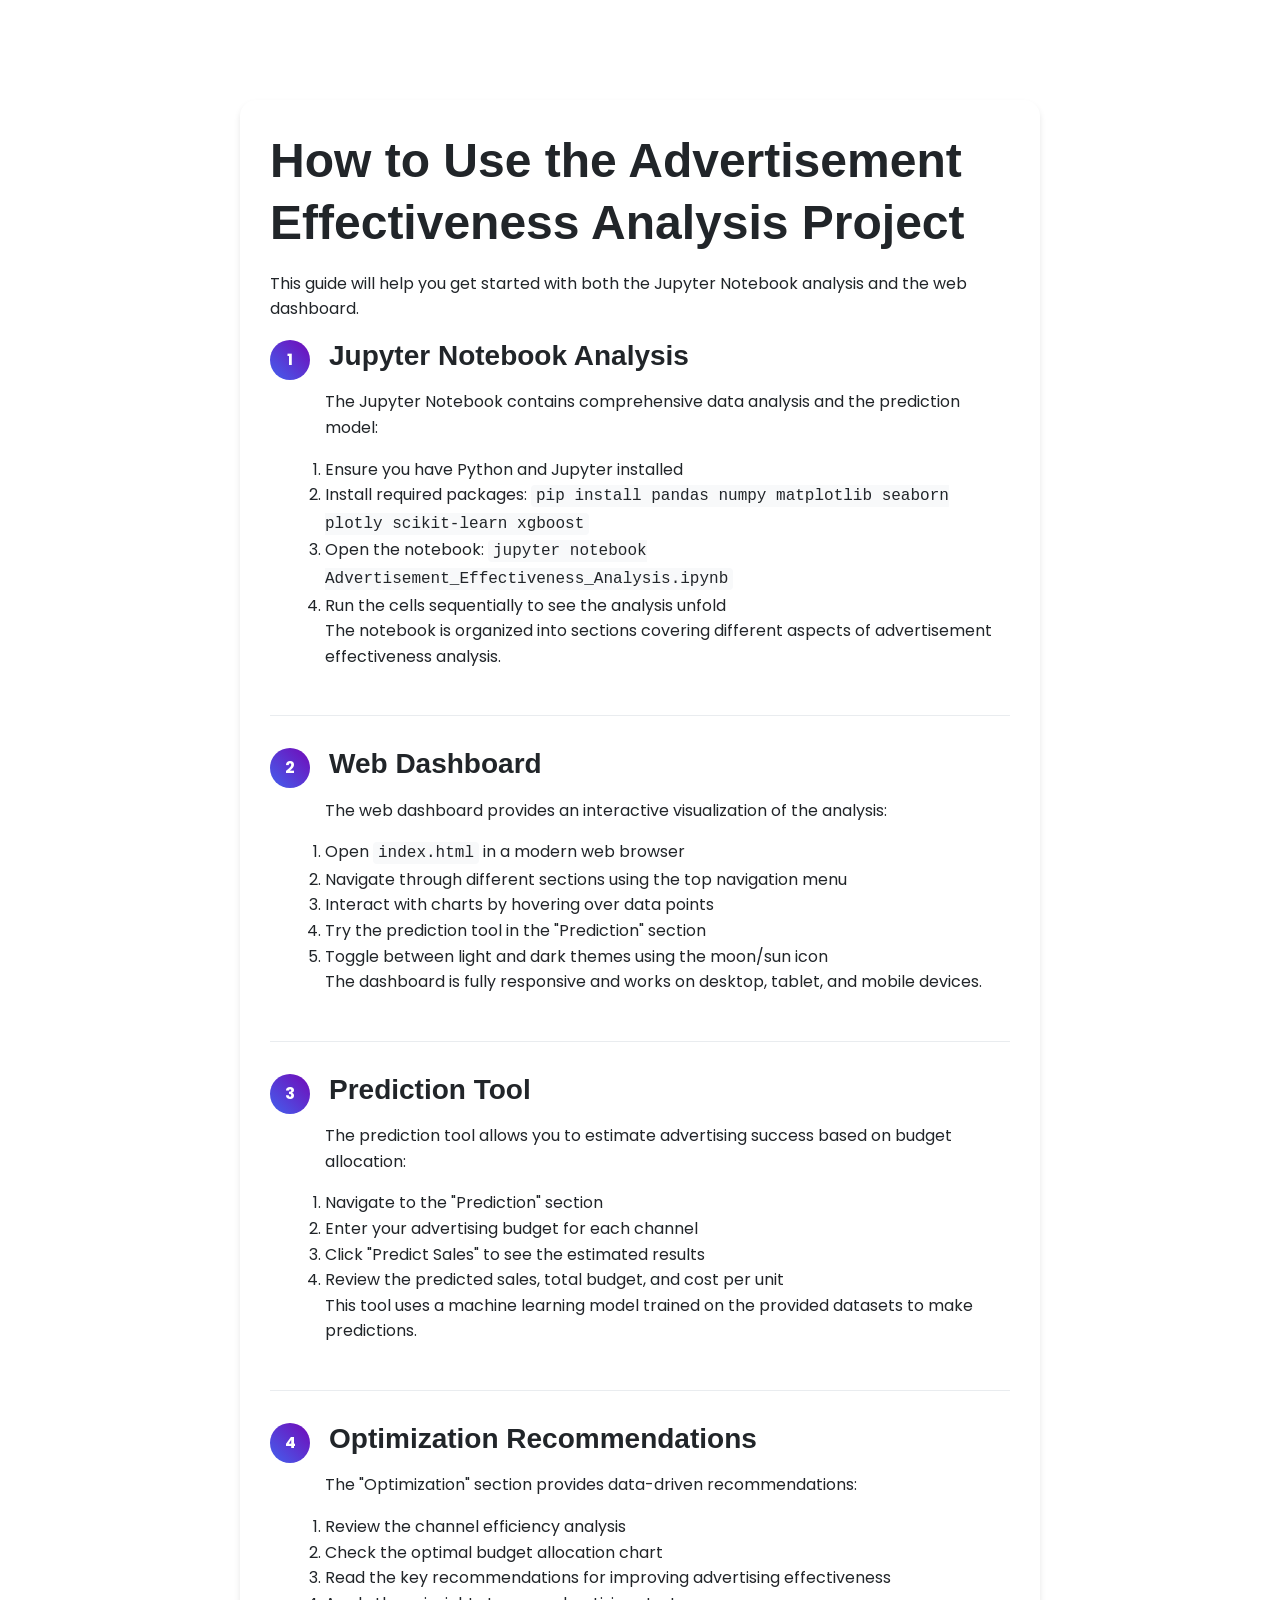
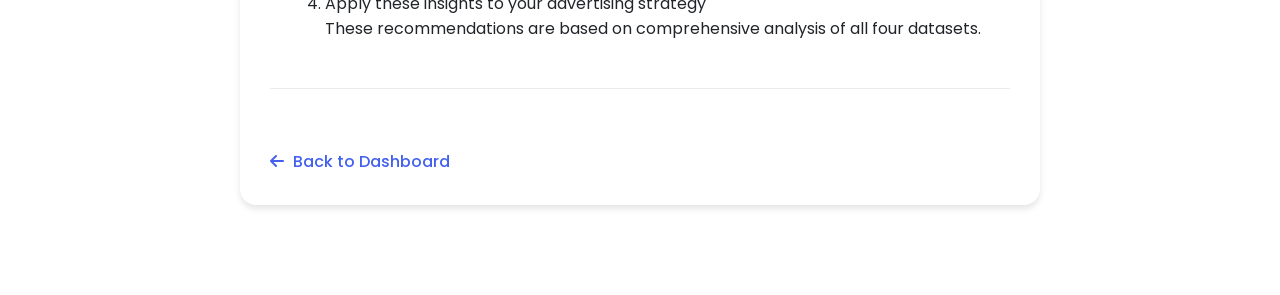
<file: how-to-use.html>
<!DOCTYPE html>
<html lang="en">
<head>
    <meta charset="UTF-8">
    <meta name="viewport" content="width=device-width, initial-scale=1.0">
    <title>How to Use - Advertisement Effectiveness Analysis</title>
    <link rel="stylesheet" href="styles.css">
    <link rel="stylesheet" href="https://cdnjs.cloudflare.com/ajax/libs/font-awesome/6.4.0/css/all.min.css">
    <link href="https://fonts.googleapis.com/css2?family=Poppins:wght@300;400;500;600;700&display=swap" rel="stylesheet">
    <style>
        .container {
            max-width: 800px;
            margin: 100px auto;
            padding: 30px;
            background-color: var(--bg-primary);
            border-radius: var(--border-radius-lg);
            box-shadow: var(--shadow-md);
        }
        
        .step {
            margin-bottom: 30px;
            padding-bottom: 30px;
            border-bottom: 1px solid var(--border-color);
        }
        
        .step:last-child {
            border-bottom: none;
        }
        
        .step-number {
            display: inline-block;
            width: 40px;
            height: 40px;
            background: linear-gradient(45deg, var(--primary-color), var(--accent-color));
            color: white;
            border-radius: 50%;
            text-align: center;
            line-height: 40px;
            margin-right: 15px;
            font-weight: bold;
        }
        
        .step h3 {
            display: inline-block;
            margin-bottom: 15px;
        }
        
        .step-content {
            margin-left: 55px;
        }
        
        code {
            background-color: var(--bg-secondary);
            padding: 2px 5px;
            border-radius: var(--border-radius-sm);
            font-family: monospace;
        }
        
        .back-link {
            display: inline-block;
            margin-top: 30px;
            color: var(--primary-color);
            text-decoration: none;
            font-weight: 500;
        }
        
        .back-link i {
            margin-right: 5px;
        }
    </style>
</head>
<body>
    <div class="container">
        <h1>How to Use the Advertisement Effectiveness Analysis Project</h1>
        <p>This guide will help you get started with both the Jupyter Notebook analysis and the web dashboard.</p>
        
        <div class="step">
            <span class="step-number">1</span>
            <h3>Jupyter Notebook Analysis</h3>
            <div class="step-content">
                <p>The Jupyter Notebook contains comprehensive data analysis and the prediction model:</p>
                <ol>
                    <li>Ensure you have Python and Jupyter installed</li>
                    <li>Install required packages: <code>pip install pandas numpy matplotlib seaborn plotly scikit-learn xgboost</code></li>
                    <li>Open the notebook: <code>jupyter notebook Advertisement_Effectiveness_Analysis.ipynb</code></li>
                    <li>Run the cells sequentially to see the analysis unfold</li>
                </ol>
                <p>The notebook is organized into sections covering different aspects of advertisement effectiveness analysis.</p>
            </div>
        </div>
        
        <div class="step">
            <span class="step-number">2</span>
            <h3>Web Dashboard</h3>
            <div class="step-content">
                <p>The web dashboard provides an interactive visualization of the analysis:</p>
                <ol>
                    <li>Open <code>index.html</code> in a modern web browser</li>
                    <li>Navigate through different sections using the top navigation menu</li>
                    <li>Interact with charts by hovering over data points</li>
                    <li>Try the prediction tool in the "Prediction" section</li>
                    <li>Toggle between light and dark themes using the moon/sun icon</li>
                </ol>
                <p>The dashboard is fully responsive and works on desktop, tablet, and mobile devices.</p>
            </div>
        </div>
        
        <div class="step">
            <span class="step-number">3</span>
            <h3>Prediction Tool</h3>
            <div class="step-content">
                <p>The prediction tool allows you to estimate advertising success based on budget allocation:</p>
                <ol>
                    <li>Navigate to the "Prediction" section</li>
                    <li>Enter your advertising budget for each channel</li>
                    <li>Click "Predict Sales" to see the estimated results</li>
                    <li>Review the predicted sales, total budget, and cost per unit</li>
                </ol>
                <p>This tool uses a machine learning model trained on the provided datasets to make predictions.</p>
            </div>
        </div>
        
        <div class="step">
            <span class="step-number">4</span>
            <h3>Optimization Recommendations</h3>
            <div class="step-content">
                <p>The "Optimization" section provides data-driven recommendations:</p>
                <ol>
                    <li>Review the channel efficiency analysis</li>
                    <li>Check the optimal budget allocation chart</li>
                    <li>Read the key recommendations for improving advertising effectiveness</li>
                    <li>Apply these insights to your advertising strategy</li>
                </ol>
                <p>These recommendations are based on comprehensive analysis of all four datasets.</p>
            </div>
        </div>
        
        <a href="index.html" class="back-link"><i class="fas fa-arrow-left"></i> Back to Dashboard</a>
    </div>
</body>
</html>
</file>
<file: styles.css>
/* ===== Base Styles ===== */
:root {
    /* Main Colors */
    --primary-color: #4361ee;
    --primary-color-rgb: 67, 97, 238;
    --secondary-color: #3a0ca3;
    --accent-color: #7209b7;
    --success-color: #4caf50;
    --warning-color: #ff9800;
    --danger-color: #f44336;
    --light-color: #f8f9fa;
    --dark-color: #212529;
    
    /* Background Colors */
    --bg-primary: #ffffff;
    --bg-secondary: #f8f9fa;
    --bg-dark: #1a1a2e;
    
    /* Text Colors */
    --text-primary: #212529;
    --text-secondary: #6c757d;
    --text-light: #f8f9fa;
    
    /* Border Colors */
    --border-color: #e9ecef;
    
    /* Chart Colors */
    --chart-color-1: #4361ee;
    --chart-color-2: #3a0ca3;
    --chart-color-3: #7209b7;
    --chart-color-4: #f72585;
    --chart-color-5: #4cc9f0;
    --chart-color-6: #4caf50;
    --chart-color-7: #ff9800;
    --chart-color-8: #f44336;
    
    /* Shadows */
    --shadow-sm: 0 2px 4px rgba(0, 0, 0, 0.05);
    --shadow-md: 0 4px 6px rgba(0, 0, 0, 0.1);
    --shadow-lg: 0 10px 15px rgba(0, 0, 0, 0.1);
    
    /* Transitions */
    --transition-fast: 0.3s ease;
    --transition-normal: 0.5s ease;
    --transition-slow: 0.8s ease;
    
    /* Spacing */
    --spacing-xs: 0.25rem;
    --spacing-sm: 0.5rem;
    --spacing-md: 1rem;
    --spacing-lg: 1.5rem;
    --spacing-xl: 2rem;
    --spacing-xxl: 3rem;
    
    /* Border Radius */
    --border-radius-sm: 0.25rem;
    --border-radius-md: 0.5rem;
    --border-radius-lg: 1rem;
    --border-radius-xl: 2rem;
    --border-radius-circle: 50%;
}

/* Dark Theme Variables */
.dark-theme {
    --bg-primary: #121212;
    --bg-secondary: #1e1e1e;
    --text-primary: #f8f9fa;
    --text-secondary: #adb5bd;
    --border-color: #2d2d2d;
    --shadow-sm: 0 2px 4px rgba(0, 0, 0, 0.2);
    --shadow-md: 0 4px 6px rgba(0, 0, 0, 0.3);
    --shadow-lg: 0 10px 15px rgba(0, 0, 0, 0.3);
    --primary-color-rgb: 67, 97, 238; /* Keep the same RGB values for consistency */
}

* {
    margin: 0;
    padding: 0;
    box-sizing: border-box;
}

html {
    scroll-behavior: smooth;
    font-size: 16px;
}

body {
    font-family: 'Poppins', sans-serif;
    background-color: var(--bg-primary);
    color: var(--text-primary);
    line-height: 1.6;
    overflow-x: hidden;
    transition: background-color var(--transition-normal), color var(--transition-normal);
}

h1, h2, h3, h4, h5, h6 {
    font-family: 'Montserrat', sans-serif;
    font-weight: 600;
    line-height: 1.3;
    margin-bottom: var(--spacing-md);
}

h1 {
    font-size: 3rem;
}

h2 {
    font-size: 2.5rem;
}

h3 {
    font-size: 1.75rem;
}

h4 {
    font-size: 1.25rem;
}

p {
    margin-bottom: var(--spacing-md);
}

a {
    color: var(--primary-color);
    text-decoration: none;
    transition: color var(--transition-fast);
}

a:hover {
    color: var(--secondary-color);
}

img {
    max-width: 100%;
    height: auto;
}

.btn {
    display: inline-block;
    padding: 0.75rem 1.5rem;
    border-radius: var(--border-radius-md);
    font-weight: 500;
    text-align: center;
    cursor: pointer;
    transition: all var(--transition-fast);
    border: none;
    outline: none;
}

.btn-primary {
    background-color: var(--primary-color);
    color: white;
}

.btn-primary:hover {
    background-color: var(--secondary-color);
    color: white;
    transform: translateY(-3px);
    box-shadow: var(--shadow-md);
}

.btn-primary.clicked {
    transform: translateY(0);
    background-color: var(--accent-color);
    transition: background-color 0.1s, transform 0.1s;
}

.btn-secondary {
    background-color: transparent;
    color: var(--primary-color);
    border: 2px solid var(--primary-color);
}

.btn-secondary:hover {
    background-color: var(--primary-color);
    color: white;
    transform: translateY(-3px);
    box-shadow: var(--shadow-md);
}

.section {
    padding: var(--spacing-xxl) 0;
    position: relative;
}

.section:nth-child(even) {
    background-color: var(--bg-secondary);
}

.section-header {
    text-align: center;
    max-width: 800px;
    margin: 0 auto var(--spacing-xxl);
}

.section-header h2 {
    position: relative;
    display: inline-block;
    margin-bottom: var(--spacing-md);
}

.section-header h2::after {
    content: '';
    position: absolute;
    bottom: -10px;
    left: 50%;
    transform: translateX(-50%);
    width: 80px;
    height: 4px;
    background: linear-gradient(90deg, var(--primary-color), var(--accent-color));
    border-radius: var(--border-radius-md);
}

.section-header p {
    color: var(--text-secondary);
    font-size: 1.1rem;
}

.container {
    width: 100%;
    max-width: 1200px;
    margin: 0 auto;
    padding: 0 var(--spacing-lg);
}

.chart-wrapper {
    position: relative;
    margin: auto;
    height: 300px;
    background-color: var(--bg-primary);
    border-radius: var(--border-radius-md);
    box-shadow: var(--shadow-sm);
    padding: var(--spacing-md);
    margin-bottom: var(--spacing-md);
    transition: transform var(--transition-fast), box-shadow var(--transition-fast);
}

.chart-wrapper:hover {
    transform: translateY(-5px);
    box-shadow: var(--shadow-md);
}

.chart-description {
    padding: var(--spacing-md);
    background-color: rgba(var(--primary-color-rgb), 0.05);
    border-radius: var(--border-radius-md);
    margin-top: var(--spacing-md);
}

.chart-description p {
    font-size: 0.9rem;
    color: var(--text-secondary);
    margin-bottom: 0;
}

.full-width {
    grid-column: 1 / -1;
}

.positive {
    color: var(--success-color);
}

.negative {
    color: var(--danger-color);
}

/* ===== Preloader ===== */
.preloader {
    position: fixed;
    top: 0;
    left: 0;
    width: 100%;
    height: 100%;
    background-color: var(--bg-primary);
    display: flex;
    justify-content: center;
    align-items: center;
    z-index: 9999;
    transition: opacity 0.5s ease, visibility 0.5s ease;
}

.preloader.hidden {
    opacity: 0;
    visibility: hidden;
}

.loader {
    display: flex;
    flex-direction: column;
    align-items: center;
}

.loader svg {
    width: 100px;
    height: 100px;
    transform-origin: center;
    animation: rotate 2s linear infinite;
}

#loader-circle {
    fill: none;
    stroke: var(--primary-color);
    stroke-width: 4;
    stroke-dasharray: 200;
    stroke-dashoffset: 200;
    animation: dash 2s ease-in-out infinite;
}

.loader-text {
    margin-top: var(--spacing-md);
    font-size: 1.2rem;
    color: var(--primary-color);
    letter-spacing: 2px;
    animation: pulse 1.5s ease-in-out infinite;
}

@keyframes rotate {
    100% {
        transform: rotate(360deg);
    }
}

@keyframes dash {
    0% {
        stroke-dashoffset: 200;
    }
    50% {
        stroke-dashoffset: 50;
    }
    100% {
        stroke-dashoffset: 200;
    }
}

@keyframes pulse {
    0%, 100% {
        opacity: 1;
    }
    50% {
        opacity: 0.5;
    }
}

/* ===== Background Animation ===== */
.background-animation {
    position: fixed;
    top: 0;
    left: 0;
    width: 100%;
    height: 100%;
    z-index: -1;
    overflow: hidden;
}

.particle {
    position: absolute;
    border-radius: 50%;
    background: linear-gradient(to right, var(--primary-color), var(--accent-color));
    opacity: 0.3;
    pointer-events: none;
}

.particle:nth-child(1) {
    width: 80px;
    height: 80px;
    top: 10%;
    left: 10%;
    animation: float 15s ease-in-out infinite;
}

.particle:nth-child(2) {
    width: 60px;
    height: 60px;
    top: 20%;
    left: 80%;
    animation: float 18s ease-in-out infinite reverse;
}

.particle:nth-child(3) {
    width: 70px;
    height: 70px;
    top: 70%;
    left: 15%;
    animation: float 20s ease-in-out infinite;
}

.particle:nth-child(4) {
    width: 50px;
    height: 50px;
    top: 60%;
    left: 75%;
    animation: float 12s ease-in-out infinite reverse;
}

.particle:nth-child(5) {
    width: 90px;
    height: 90px;
    top: 40%;
    left: 40%;
    animation: float 25s ease-in-out infinite;
}

.particle:nth-child(6) {
    width: 40px;
    height: 40px;
    top: 80%;
    left: 50%;
    animation: float 16s ease-in-out infinite reverse;
}

.particle:nth-child(7) {
    width: 65px;
    height: 65px;
    top: 30%;
    left: 25%;
    animation: float 22s ease-in-out infinite;
}

.particle:nth-child(8) {
    width: 45px;
    height: 45px;
    top: 50%;
    left: 90%;
    animation: float 14s ease-in-out infinite reverse;
}

.particle:nth-child(9) {
    width: 75px;
    height: 75px;
    top: 85%;
    left: 85%;
    animation: float 19s ease-in-out infinite;
}

.particle:nth-child(10) {
    width: 55px;
    height: 55px;
    top: 15%;
    left: 45%;
    animation: float 17s ease-in-out infinite reverse;
}

.particle:nth-child(11) {
    width: 85px;
    height: 85px;
    top: 75%;
    left: 30%;
    animation: float 21s ease-in-out infinite;
}

.particle:nth-child(12) {
    width: 35px;
    height: 35px;
    top: 35%;
    left: 65%;
    animation: float 13s ease-in-out infinite reverse;
}

.particle:nth-child(13) {
    width: 95px;
    height: 95px;
    top: 90%;
    left: 5%;
    animation: float 24s ease-in-out infinite;
}

.particle:nth-child(14) {
    width: 30px;
    height: 30px;
    top: 5%;
    left: 95%;
    animation: float 11s ease-in-out infinite reverse;
}

.particle:nth-child(15) {
    width: 100px;
    height: 100px;
    top: 45%;
    left: 55%;
    animation: float 23s ease-in-out infinite;
}

@keyframes float {
    0%, 100% {
        transform: translate(0, 0);
    }
    25% {
        transform: translate(50px, 50px);
    }
    50% {
        transform: translate(0, 100px);
    }
    75% {
        transform: translate(-50px, 50px);
    }
}

/* ===== Navigation ===== */
.navbar {
    position: fixed;
    top: 0;
    left: 0;
    width: 100%;
    display: flex;
    justify-content: space-between;
    align-items: center;
    padding: 1rem 2rem;
    z-index: 1000;
    transition: background-color 0.3s ease, box-shadow 0.3s ease, padding 0.3s ease;
    background-color: rgba(255, 255, 255, 0.95);
}

.navbar.scrolled {
    background-color: rgba(255, 255, 255, 0.98);
    box-shadow: 0 2px 10px rgba(0, 0, 0, 0.1);
    padding: 0.5rem 2rem;
}

.dark-theme .navbar {
    background-color: rgba(18, 18, 18, 0.95);
}

.dark-theme .navbar.scrolled {
    background-color: rgba(18, 18, 18, 0.98);
}

.logo {
    display: flex;
    align-items: center;
}

.logo img {
    height: 40px;
    width: auto;
}

.nav-links {
    display: flex;
    list-style: none;
}

.nav-links li {
    margin: 0 15px;
}

.nav-links a {
    color: var(--text-primary);
    font-weight: 500;
    position: relative;
    padding: 5px 0;
}

.nav-links a::after {
    content: '';
    position: absolute;
    bottom: 0;
    left: 0;
    width: 0;
    height: 2px;
    background: linear-gradient(to right, var(--primary-color), var(--accent-color));
    transition: width 0.3s ease;
}

.nav-links a:hover::after,
.nav-links a.active::after {
    width: 100%;
}

.theme-toggle {
    cursor: pointer;
    margin-left: 20px;
    font-size: 1.2rem;
    transition: transform 0.3s ease;
}

.theme-toggle:hover {
    transform: rotate(30deg);
}

.hamburger {
    display: none;
    cursor: pointer;
}

.hamburger .line {
    width: 25px;
    height: 3px;
    background-color: var(--text-primary);
    margin: 5px 0;
    transition: all 0.3s ease;
}

/* ===== Hero Section ===== */
.hero {
    height: 100vh;
    display: flex;
    align-items: center;
    justify-content: space-between;
    padding: 0 5%;
    position: relative;
    overflow: hidden;
    background-color: var(--bg-primary);
}

.hero-content {
    max-width: 600px;
    z-index: 1;
}

.hero-content h1 {
    font-size: 3.5rem;
    margin-bottom: 1.5rem;
    background: linear-gradient(45deg, var(--primary-color), var(--accent-color));
    -webkit-background-clip: text;
    -webkit-text-fill-color: transparent;
    line-height: 1.2;
}

.hero-content p {
    font-size: 1.2rem;
    margin-bottom: 2rem;
    color: var(--text-secondary);
}

.hero-cta {
    display: flex;
    gap: 1rem;
}

.hero-image {
    max-width: 50%;
    z-index: 1;
    animation: float-slow 6s ease-in-out infinite;
}

.hero-image img {
    width: 100%;
    height: auto;
    max-height: 500px;
    object-fit: contain;
    filter: drop-shadow(0 10px 15px rgba(0, 0, 0, 0.1));
}

@keyframes float-slow {
    0%, 100% {
        transform: translateY(0);
    }
    50% {
        transform: translateY(-20px);
    }
}

.scroll-indicator {
    position: absolute;
    bottom: 30px;
    left: 50%;
    transform: translateX(-50%);
    display: flex;
    flex-direction: column;
    align-items: center;
    z-index: 1;
}

.mouse {
    width: 30px;
    height: 50px;
    border: 2px solid var(--text-secondary);
    border-radius: 20px;
    position: relative;
}

.wheel {
    width: 6px;
    height: 6px;
    background-color: var(--text-secondary);
    border-radius: 50%;
    position: absolute;
    top: 10px;
    left: 50%;
    transform: translateX(-50%);
    animation: scroll 1.5s infinite;
}

@keyframes scroll {
    0% {
        opacity: 1;
        transform: translateX(-50%) translateY(0);
    }
    100% {
        opacity: 0;
        transform: translateX(-50%) translateY(20px);
    }
}

.arrow {
    margin-top: 15px;
}

.arrow span {
    display: block;
    width: 10px;
    height: 10px;
    border-bottom: 2px solid var(--text-secondary);
    border-right: 2px solid var(--text-secondary);
    transform: rotate(45deg);
    margin: -5px;
    animation: arrow 1.5s infinite;
}

.arrow span:nth-child(2) {
    animation-delay: -0.2s;
}

.arrow span:nth-child(3) {
    animation-delay: -0.4s;
}

@keyframes arrow {
    0% {
        opacity: 0;
        transform: rotate(45deg) translate(-10px, -10px);
    }
    50% {
        opacity: 1;
    }
    100% {
        opacity: 0;
        transform: rotate(45deg) translate(10px, 10px);
    }
}

/* ===== Overview Dashboard ===== */
.dashboard-grid {
    display: grid;
    grid-template-columns: repeat(auto-fit, minmax(250px, 1fr));
    gap: var(--spacing-lg);
    margin-bottom: var(--spacing-xl);
}

.dashboard-card {
    background-color: var(--bg-primary);
    border-radius: var(--border-radius-md);
    padding: var(--spacing-lg);
    box-shadow: var(--shadow-md);
    display: flex;
    align-items: center;
    transition: transform var(--transition-fast), box-shadow var(--transition-fast);
}

.dashboard-card:hover {
    transform: translateY(-5px);
    box-shadow: var(--shadow-lg);
}

.card-icon {
    width: 60px;
    height: 60px;
    border-radius: var(--border-radius-circle);
    background: linear-gradient(45deg, var(--primary-color), var(--accent-color));
    display: flex;
    justify-content: center;
    align-items: center;
    margin-right: var(--spacing-md);
    color: white;
    font-size: 1.5rem;
}

.card-content {
    flex: 1;
}

.card-content h3 {
    font-size: 1rem;
    margin-bottom: var(--spacing-xs);
    color: var(--text-secondary);
}

.metric {
    font-size: 2rem;
    font-weight: 700;
    margin-bottom: var(--spacing-xs);
    display: flex;
    align-items: baseline;
}

.metric span {
    font-size: 1rem;
    margin-left: 5px;
    color: var(--text-secondary);
}

.trend {
    display: flex;
    align-items: center;
    font-size: 0.85rem;
}

.trend i {
    margin-right: 5px;
}

.overview-charts {
    display: grid;
    grid-template-columns: repeat(auto-fit, minmax(500px, 1fr));
    gap: var(--spacing-xl);
}

.expandable-chart-container {
    background-color: var(--bg-primary);
    border-radius: var(--border-radius-md);
    box-shadow: var(--shadow-md);
    overflow: hidden;
    transition: transform var(--transition-fast), box-shadow var(--transition-fast);
}

.expandable-chart-container:hover {
    transform: translateY(-5px);
    box-shadow: var(--shadow-lg);
}

.chart-header {
    display: flex;
    justify-content: space-between;
    align-items: center;
    padding: var(--spacing-lg);
    cursor: pointer;
    border-bottom: 1px solid var(--border-color);
}

.chart-header h3 {
    margin: 0;
}

.expand-btn {
    background: none;
    border: none;
    color: var(--text-primary);
    font-size: 1.2rem;
    cursor: pointer;
    transition: transform var(--transition-fast);
    width: 30px;
    height: 30px;
    display: flex;
    align-items: center;
    justify-content: center;
    border-radius: 50%;
    background-color: rgba(var(--primary-color-rgb), 0.1);
}

.expand-btn:hover {
    background-color: rgba(var(--primary-color-rgb), 0.2);
}

.expand-btn.active {
    transform: rotate(180deg);
}

.chart-content {
    max-height: 0;
    overflow: hidden;
    transition: max-height var(--transition-normal);
}

.chart-content.active {
    max-height: 800px;
    padding: var(--spacing-lg);
}

/* ===== ROI & Conversion Analysis ===== */
.roi-grid {
    display: grid;
    grid-template-columns: repeat(2, 1fr);
    gap: var(--spacing-xl);
    max-width: 1200px;
    margin: 0 auto;
}

.roi-chart-container {
    background-color: var(--bg-primary);
    border-radius: var(--border-radius-md);
    padding: var(--spacing-lg);
    box-shadow: var(--shadow-md);
    transition: transform var(--transition-fast), box-shadow var(--transition-fast);
}

.roi-chart-container:hover {
    transform: translateY(-5px);
    box-shadow: var(--shadow-lg);
}

.roi-chart-container h3 {
    margin-bottom: var(--spacing-md);
    font-size: 1.3rem;
    color: var(--text-primary);
}

/* ===== Customer Engagement Metrics ===== */
.engagement-overview {
    display: flex;
    justify-content: space-between;
    flex-wrap: wrap;
    gap: var(--spacing-lg);
    margin-bottom: var(--spacing-xl);
}

.engagement-metric {
    background-color: var(--bg-primary);
    border-radius: var(--border-radius-md);
    padding: var(--spacing-lg);
    box-shadow: var(--shadow-md);
    flex: 1;
    min-width: 200px;
    text-align: center;
    transition: transform var(--transition-fast), box-shadow var(--transition-fast);
}

.engagement-metric:hover {
    transform: translateY(-5px);
    box-shadow: var(--shadow-lg);
}

.metric-icon {
    width: 50px;
    height: 50px;
    border-radius: var(--border-radius-circle);
    background: linear-gradient(45deg, var(--primary-color), var(--accent-color));
    display: flex;
    justify-content: center;
    align-items: center;
    margin: 0 auto var(--spacing-md);
    color: white;
    font-size: 1.2rem;
}

.metric-value {
    font-size: 1.8rem;
    font-weight: 700;
    margin-bottom: var(--spacing-xs);
}

.metric-label {
    font-size: 0.9rem;
    color: var(--text-secondary);
}

.engagement-charts {
    display: grid;
    grid-template-columns: repeat(2, 1fr);
    gap: var(--spacing-xl);
    max-width: 1200px;
    margin: 0 auto;
}

.engagement-chart-container {
    background-color: var(--bg-primary);
    border-radius: var(--border-radius-md);
    padding: var(--spacing-lg);
    box-shadow: var(--shadow-md);
    transition: transform var(--transition-fast), box-shadow var(--transition-fast);
}

.engagement-chart-container:hover {
    transform: translateY(-5px);
    box-shadow: var(--shadow-lg);
}

/* ===== Demographic Analysis ===== */
.demographics-grid {
    display: grid;
    grid-template-columns: repeat(2, 1fr);
    gap: var(--spacing-xl);
    max-width: 1200px;
    margin: 0 auto;
}

.demographics-chart-container {
    background-color: var(--bg-primary);
    border-radius: var(--border-radius-md);
    padding: var(--spacing-lg);
    box-shadow: var(--shadow-md);
    transition: transform var(--transition-fast), box-shadow var(--transition-fast);
}

.demographics-chart-container:hover {
    transform: translateY(-5px);
    box-shadow: var(--shadow-lg);
}

/* ===== Channel Performance Comparison ===== */
.channel-performance-summary {
    max-width: 1200px;
    margin: 0 auto var(--spacing-xl);
    overflow-x: auto;
}

.performance-table {
    width: 100%;
    border-collapse: collapse;
    background-color: var(--bg-primary);
    border-radius: var(--border-radius-md);
    box-shadow: var(--shadow-md);
    overflow: hidden;
}

.performance-table th,
.performance-table td {
    padding: var(--spacing-md);
    text-align: left;
    border-bottom: 1px solid var(--border-color);
}

.performance-table th {
    background-color: rgba(var(--primary-color-rgb), 0.1);
    font-weight: 600;
}

.performance-table tr:last-child td {
    border-bottom: none;
}

.performance-table tr:hover {
    background-color: rgba(var(--primary-color-rgb), 0.05);
}

.channel-charts {
    display: grid;
    grid-template-columns: repeat(2, 1fr);
    gap: var(--spacing-xl);
    max-width: 1200px;
    margin: 0 auto;
}

.channel-chart-container {
    background-color: var(--bg-primary);
    border-radius: var(--border-radius-md);
    padding: var(--spacing-lg);
    box-shadow: var(--shadow-md);
    transition: transform var(--transition-fast), box-shadow var(--transition-fast);
}

.channel-chart-container:hover {
    transform: translateY(-5px);
    box-shadow: var(--shadow-lg);
}

/* ===== Advertising Success Prediction ===== */
.prediction-container {
    display: grid;
    grid-template-columns: repeat(auto-fit, minmax(500px, 1fr));
    gap: var(--spacing-xl);
    max-width: 1200px;
    margin: 0 auto var(--spacing-xl);
}

.prediction-model-info,
.prediction-tool {
    background-color: var(--bg-primary);
    border-radius: var(--border-radius-md);
    padding: var(--spacing-lg);
    box-shadow: var(--shadow-md);
}

.model-metrics {
    display: flex;
    justify-content: space-between;
    margin-bottom: var(--spacing-lg);
}

.model-metric {
    text-align: center;
    flex: 1;
    padding: var(--spacing-md);
    background-color: rgba(var(--primary-color-rgb), 0.05);
    border-radius: var(--border-radius-md);
}

.metric-name {
    font-size: 0.9rem;
    color: var(--text-secondary);
    margin-bottom: var(--spacing-xs);
}

.metric-value {
    font-size: 1.5rem;
    font-weight: 700;
}

.model-description {
    margin-bottom: var(--spacing-lg);
}

.feature-importance {
    margin-top: var(--spacing-lg);
}

.prediction-form {
    display: grid;
    grid-template-columns: repeat(2, 1fr);
    gap: var(--spacing-md);
    margin-top: var(--spacing-lg);
}

.form-group {
    margin-bottom: var(--spacing-md);
}

.form-group label {
    display: block;
    margin-bottom: var(--spacing-xs);
    font-weight: 500;
}

.form-group input {
    width: 100%;
    padding: 10px;
    border: 1px solid var(--border-color);
    border-radius: var(--border-radius-sm);
    background-color: var(--bg-primary);
    color: var(--text-primary);
    transition: border-color var(--transition-fast);
}

.form-group input:focus {
    outline: none;
    border-color: var(--primary-color);
}

.prediction-form button {
    grid-column: span 2;
    margin-top: var(--spacing-md);
}

.prediction-result {
    margin-top: var(--spacing-lg);
}

.result-card {
    background-color: rgba(var(--primary-color-rgb), 0.05);
    border-radius: var(--border-radius-md);
    padding: var(--spacing-lg);
    transition: all var(--transition-fast);
}

.result-card.updated {
    background-color: rgba(var(--primary-color-rgb), 0.15);
    box-shadow: var(--shadow-md);
}

.result-card h4 {
    margin-bottom: var(--spacing-md);
    text-align: center;
}

.result-metrics {
    display: flex;
    justify-content: space-between;
}

.result-metric {
    text-align: center;
    flex: 1;
}

.prediction-accuracy {
    max-width: 1200px;
    margin: 0 auto;
    background-color: var(--bg-primary);
    border-radius: var(--border-radius-md);
    padding: var(--spacing-lg);
    box-shadow: var(--shadow-md);
}

/* ===== Optimization Recommendations ===== */
.optimization-container {
    display: grid;
    grid-template-columns: repeat(auto-fit, minmax(500px, 1fr));
    gap: var(--spacing-xl);
    max-width: 1200px;
    margin: 0 auto;
}

.optimization-chart-container {
    background-color: var(--bg-primary);
    border-radius: var(--border-radius-md);
    padding: var(--spacing-lg);
    box-shadow: var(--shadow-md);
    transition: transform var(--transition-fast), box-shadow var(--transition-fast);
}

.optimization-chart-container:hover {
    transform: translateY(-5px);
    box-shadow: var(--shadow-lg);
}

.recommendations-container {
    margin-top: var(--spacing-xl);
}

.recommendations-grid {
    display: grid;
    grid-template-columns: repeat(auto-fit, minmax(250px, 1fr));
    gap: var(--spacing-lg);
}

.recommendation-card {
    background-color: var(--bg-primary);
    border-radius: var(--border-radius-md);
    padding: var(--spacing-lg);
    box-shadow: var(--shadow-md);
    transition: transform var(--transition-fast), box-shadow var(--transition-fast);
}

.recommendation-card:hover {
    transform: translateY(-5px);
    box-shadow: var(--shadow-lg);
}

.recommendation-icon {
    width: 50px;
    height: 50px;
    border-radius: var(--border-radius-circle);
    background: linear-gradient(45deg, var(--primary-color), var(--accent-color));
    display: flex;
    justify-content: center;
    align-items: center;
    margin-bottom: var(--spacing-md);
    color: white;
    font-size: 1.2rem;
}

.recommendation-card h4 {
    margin-bottom: var(--spacing-sm);
}

/* ===== Footer ===== */
.footer {
    background-color: var(--bg-secondary);
    padding: var(--spacing-xxl) 0 var(--spacing-lg);
    position: relative;
}

.footer-content {
    max-width: 1200px;
    margin: 0 auto;
    padding: 0 var(--spacing-lg);
    display: flex;
    flex-wrap: wrap;
    justify-content: space-between;
    margin-bottom: var(--spacing-xl);
}

.footer-logo {
    display: flex;
    align-items: center;
    margin-bottom: var(--spacing-lg);
}

.footer-logo img {
    height: 40px;
    margin-right: 10px;
}

.footer-logo span {
    font-size: 1.5rem;
    font-weight: 700;
    background: linear-gradient(45deg, var(--primary-color), var(--accent-color));
    -webkit-background-clip: text;
    -webkit-text-fill-color: transparent;
}

.footer-links {
    display: flex;
    flex-wrap: wrap;
    gap: var(--spacing-xl);
}

.footer-column h4 {
    margin-bottom: var(--spacing-md);
    font-size: 1.1rem;
}

.footer-column ul {
    list-style: none;
}

.footer-column li {
    margin-bottom: var(--spacing-sm);
}

.footer-column a {
    color: var(--text-secondary);
    transition: color var(--transition-fast);
}

.footer-column a:hover {
    color: var(--primary-color);
}

.footer-bottom {
    max-width: 1200px;
    margin: 0 auto;
    padding: var(--spacing-lg) var(--spacing-lg) 0;
    display: flex;
    justify-content: space-between;
    align-items: center;
    border-top: 1px solid var(--border-color);
}

.footer-bottom p {
    margin-bottom: 0;
    color: var(--text-secondary);
    font-size: 0.9rem;
}

.social-links {
    display: flex;
    gap: var(--spacing-md);
}

.social-links a {
    width: 40px;
    height: 40px;
    border-radius: var(--border-radius-circle);
    background-color: rgba(var(--primary-color-rgb), 0.1);
    display: flex;
    justify-content: center;
    align-items: center;
    color: var(--primary-color);
    transition: all var(--transition-fast);
}

.social-links a:hover {
    background-color: var(--primary-color);
    color: white;
    transform: translateY(-3px);
}

/* ===== Back to Top Button ===== */
.back-to-top {
    position: fixed;
    bottom: 30px;
    right: 30px;
    width: 50px;
    height: 50px;
    border-radius: var(--border-radius-circle);
    background-color: var(--primary-color);
    color: white;
    display: flex;
    justify-content: center;
    align-items: center;
    cursor: pointer;
    opacity: 0;
    visibility: hidden;
    transition: all var(--transition-fast);
    z-index: 99;
    border: none;
    box-shadow: var(--shadow-md);
}

.back-to-top.visible {
    opacity: 1;
    visibility: visible;
}

.back-to-top:hover {
    background-color: var(--secondary-color);
    transform: translateY(-5px);
    box-shadow: var(--shadow-lg);
}

/* ===== Responsive Styles ===== */
@media (max-width: 1200px) {
    .roi-grid,
    .engagement-charts,
    .demographics-grid,
    .channel-charts,
    .prediction-container,
    .optimization-container {
        grid-template-columns: 1fr;
    }
    
    .overview-charts {
        grid-template-columns: 1fr;
    }
    
    .expandable-chart-container {
        width: 100%;
    }
}

@media (max-width: 992px) {
    .hero {
        flex-direction: column;
        justify-content: center;
        text-align: center;
        padding-top: 80px;
    }
    
    .hero-content {
        margin-bottom: var(--spacing-xl);
    }
    
    .hero-cta {
        justify-content: center;
    }
    
    .hero-image {
        max-width: 80%;
    }
    
    .nav-links {
        position: fixed;
        top: 70px;
        left: 0;
        width: 100%;
        background-color: var(--bg-primary);
        flex-direction: column;
        align-items: center;
        padding: var(--spacing-lg) 0;
        box-shadow: 0 5px 10px rgba(0, 0, 0, 0.1);
        transform: translateY(-100%);
        opacity: 0;
        visibility: hidden;
        transition: all var(--transition-normal);
    }
    
    .nav-links.active {
        transform: translateY(0);
        opacity: 1;
        visibility: visible;
    }
    
    .nav-links li {
        margin: var(--spacing-sm) 0;
    }
    
    .hamburger {
        display: block;
    }
    
    .hamburger.active .line:nth-child(1) {
        transform: rotate(45deg) translate(5px, 5px);
    }
    
    .hamburger.active .line:nth-child(2) {
        opacity: 0;
    }
    
    .hamburger.active .line:nth-child(3) {
        transform: rotate(-45deg) translate(5px, -5px);
    }
}

@media (max-width: 768px) {
    h1 {
        font-size: 2.5rem;
    }
    
    h2 {
        font-size: 2rem;
    }
    
    .dashboard-grid {
        grid-template-columns: 1fr;
    }
    
    .prediction-form {
        grid-template-columns: 1fr;
    }
    
    .prediction-form button {
        grid-column: 1;
        width: 100%;
        padding: 12px;
        font-size: 1.1rem;
    }
    
    .result-metrics {
        flex-direction: column;
        gap: var(--spacing-md);
    }
    
    .result-card {
        padding: var(--spacing-md);
    }
    
    .result-metric {
        margin-bottom: var(--spacing-sm);
    }
    
    .footer-content {
        flex-direction: column;
    }
    
    .footer-links {
        flex-direction: column;
        gap: var(--spacing-lg);
    }
    
    .footer-bottom {
        flex-direction: column;
        gap: var(--spacing-md);
    }
    
    .chart-content.active {
        padding: var(--spacing-md);
    }
    
    .chart-header {
        padding: var(--spacing-md);
    }
    
    .chart-wrapper {
        height: 250px;
    }
}

@media (max-width: 576px) {
    .section {
        padding: var(--spacing-xl) 0;
    }
    
    .hero-content h1 {
        font-size: 2rem;
    }
    
    .hero-cta {
        flex-direction: column;
        gap: var(--spacing-md);
    }
    
    .model-metrics {
        flex-direction: column;
        gap: var(--spacing-md);
    }
    
    .overview-charts {
        padding: 0 var(--spacing-md);
    }
    
    .chart-wrapper {
        height: 200px;
    }
    
    .chart-header h3 {
        font-size: 1.1rem;
    }
}

/* Ensure specific charts are visible */
#channelEfficiencyChart,
#budgetAllocationChart,
#predictionAccuracyChart,
#featureImportanceChart,
#featureImportancePredictionChart {
    min-height: 300px !important;
    width: 100% !important;
    display: block !important;
}

/* Fix for chart containers */
.optimization-chart-container .chart-wrapper,
.prediction-accuracy .chart-wrapper,
.feature-importance .chart-wrapper,
.feature-importance-prediction .chart-wrapper {
    height: 350px !important;
    display: block !important;
    visibility: visible !important;
}

/* Feature importance prediction styling */
.feature-importance-prediction {
    margin-top: 30px;
    background-color: var(--bg-primary);
    border-radius: var(--border-radius-md);
    padding: var(--spacing-md);
    box-shadow: var(--shadow-sm);
}

.feature-importance-prediction h4 {
    margin-bottom: var(--spacing-sm);
    color: var(--text-primary);
}

/* Custom Bar Chart Styling */
.custom-bar-chart {
    width: 100%;
    padding: 20px 0;
}

.bar-item {
    display: flex;
    align-items: center;
    margin-bottom: 15px;
}

.bar-label {
    width: 120px;
    font-weight: 500;
    text-align: right;
    padding-right: 15px;
    color: var(--text-primary);
}

.bar-container {
    flex: 1;
    background-color: var(--bg-secondary);
    height: 25px;
    border-radius: 12px;
    overflow: hidden;
}

.bar {
    height: 100%;
    display: flex;
    align-items: center;
    justify-content: flex-end;
    padding-right: 10px;
    color: white;
    font-weight: 500;
    font-size: 0.9rem;
    border-radius: 12px;
    transition: width 1s ease-in-out;
    animation: barGrow 1.5s ease-out forwards;
    transform-origin: left;
}

@keyframes barGrow {
    from { width: 0; }
    to { width: 100%; }
}

/* Animation for bars */
.custom-bar-chart .bar {
    animation: barGrow 1.5s ease-out forwards;
    animation-play-state: running;
}

/* Apply animation with delay for each bar */
.custom-bar-chart .bar-item:nth-child(1) .bar { animation-delay: 0.1s; }
.custom-bar-chart .bar-item:nth-child(2) .bar { animation-delay: 0.2s; }
.custom-bar-chart .bar-item:nth-child(3) .bar { animation-delay: 0.3s; }
.custom-bar-chart .bar-item:nth-child(4) .bar { animation-delay: 0.4s; }
.custom-bar-chart .bar-item:nth-child(5) .bar { animation-delay: 0.5s; }
.custom-bar-chart .bar-item:nth-child(6) .bar { animation-delay: 0.6s; }

/* Dark theme adjustments */
.dark-theme .bar-container {
    background-color: rgba(255, 255, 255, 0.1);
}

.dark-theme .bar-label {
    color: var(--text-primary-dark);
}

/* Ensure prediction accuracy chart is visible */
#predictionAccuracyChart {
    display: block !important;
    visibility: visible !important;
    height: 350px !important;
    width: 100% !important;
    max-width: 100% !important;
    position: relative !important;
    z-index: 10 !important;
}

.prediction-accuracy .chart-wrapper {
    position: relative !important;
    display: block !important;
    height: 350px !important;
    width: 100% !important;
    overflow: visible !important;
    margin-bottom: 20px !important;
}
</file>
